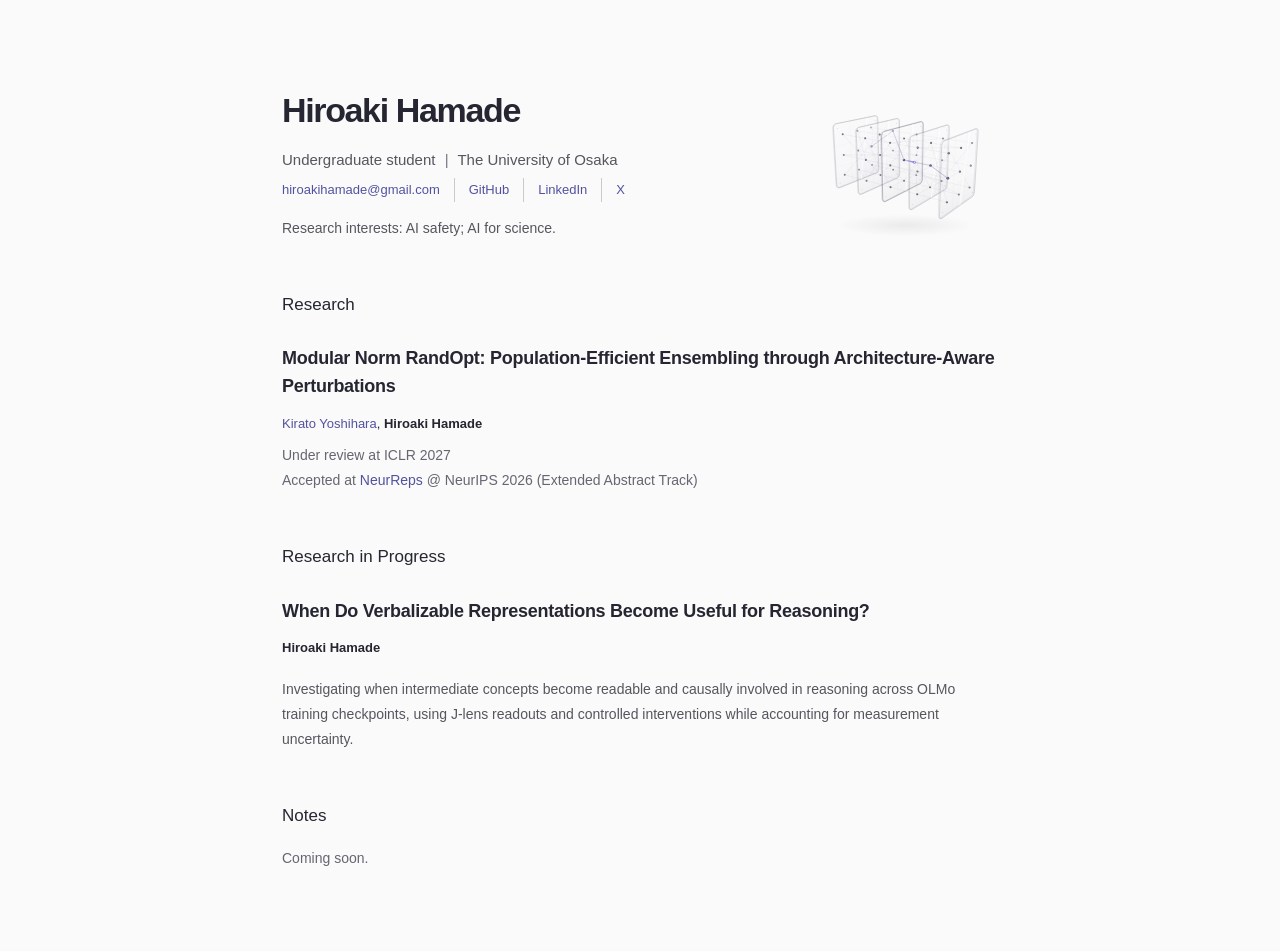
<file: index.html>
<!doctype html>
<html lang="en">
  <head>
    <meta charset="utf-8">
    <meta name="viewport" content="width=device-width, initial-scale=1">
    <meta name="theme-color" content="#fafafa">
    <title>Hiroaki Hamade</title>
    <meta name="description" content="Hiroaki Hamade — interested in AI safety and AI for science.">
    <link rel="canonical" href="https://hiroaki-hamade.github.io/">
    <meta property="og:type" content="website">
    <meta property="og:title" content="Hiroaki Hamade">
    <meta property="og:description" content="Interested in AI safety and AI for science.">
    <meta property="og:url" content="https://hiroaki-hamade.github.io/">
    <link rel="icon" href="data:,">
    <link rel="stylesheet" href="styles.css?v=12">
    <script type="module" src="assets/artwork.js?v=1"></script>
  </head>
  <body>
    <main>
      <header class="profile">
        <div class="profile-heading">
          <h1>Hiroaki Hamade</h1>
          <p class="affiliation">Undergraduate student <span class="separator" aria-hidden="true">|</span> The University of Osaka</p>
        </div>
        <div class="cosmic-art" data-time-artwork>
          <noscript>
            <img class="cosmic-poster" src="assets/black-hole-poster.png" width="400" height="356" alt="A black hole wrapped in a thin, luminous accretion disk.">
          </noscript>
          <template id="artwork-day">
            <img class="cosmic-poster" src="assets/neural-core-poster.png" width="400" height="356" alt="Five translucent layers of neurons, linked by fine connections and a violet signal path.">
            <button class="cosmic-window" type="button" aria-label="Explore a neural network" aria-describedby="neural-instructions" hidden>
              <canvas aria-hidden="true"></canvas>
            </button>
            <span class="sr-only" id="neural-instructions">Hover over a neuron to reveal its connections. Drag to turn the network. Click, tap, or press Space to send a signal through a new path. Arrow keys rotate the view. Escape resets it. This is an artistic illustration, not a diagram of a specific AI model.</span>
          </template>
          <template id="artwork-night">
            <img class="cosmic-poster" src="assets/black-hole-poster.png" width="400" height="356" alt="A black hole wrapped in a thin, luminous accretion disk.">
            <button class="cosmic-window" type="button" aria-label="Explore a black hole" aria-describedby="cosmic-instructions" hidden>
              <canvas class="cosmic-canvas" aria-hidden="true"></canvas>
              <canvas class="cosmic-trails" aria-hidden="true"></canvas>
            </button>
            <span class="sr-only" id="cosmic-instructions">Drag to change the viewing angle. Click or press Space to send a star into orbit. Arrow keys rotate the view. Escape resets it. This is an artistic illustration, not a scientific simulation.</span>
          </template>
        </div>
        <div class="profile-details">
          <ul class="profile-links" aria-label="Contact and links">
            <li><a href="mailto:hiroakihamade@gmail.com">hiroakihamade@gmail.com</a></li>
            <li><a href="https://github.com/hiroaki-hamade">GitHub</a></li>
            <li><a href="https://www.linkedin.com/in/hiroaki-hamade-239078340/">LinkedIn</a></li>
            <li><a href="https://x.com/hiroakihamade">X</a></li>
          </ul>
          <p class="interests">Research interests: AI safety; AI for science.</p>
        </div>
      </header>

      <section aria-labelledby="research-heading">
        <h2 id="research-heading">Research</h2>
        <article aria-labelledby="paper-title">
          <h3 id="paper-title"><a href="https://kiratoyoshihara.github.io/Modular-Norm-RandOpt-page/">Modular Norm RandOpt: Population-Efficient Ensembling through Architecture-Aware Perturbations</a></h3>
          <p class="authors"><a href="https://kiratoyoshihara.github.io/">Kirato Yoshihara</a>, <strong>Hiroaki Hamade</strong></p>
          <p class="venue">Under review at ICLR 2027</p>
          <p class="venue">Accepted at <a href="https://neurreps.org/">NeurReps</a> @ NeurIPS 2026 (Extended Abstract Track)</p>
        </article>
      </section>

      <section aria-labelledby="progress-heading">
        <h2 id="progress-heading">Research in Progress</h2>
        <article aria-labelledby="progress-title">
          <h3 id="progress-title">When Do Verbalizable Representations Become Useful for Reasoning?</h3>
          <p class="authors"><strong>Hiroaki Hamade</strong></p>
          <p class="summary">Investigating when intermediate concepts become readable and causally involved in reasoning across OLMo training checkpoints, using J-lens readouts and controlled interventions while accounting for measurement uncertainty.</p>
        </article>
      </section>

      <section class="notes" aria-labelledby="notes-heading">
        <h2 id="notes-heading">Notes</h2>
        <p>Coming soon.</p>
      </section>
    </main>
  </body>
</html>
</file>
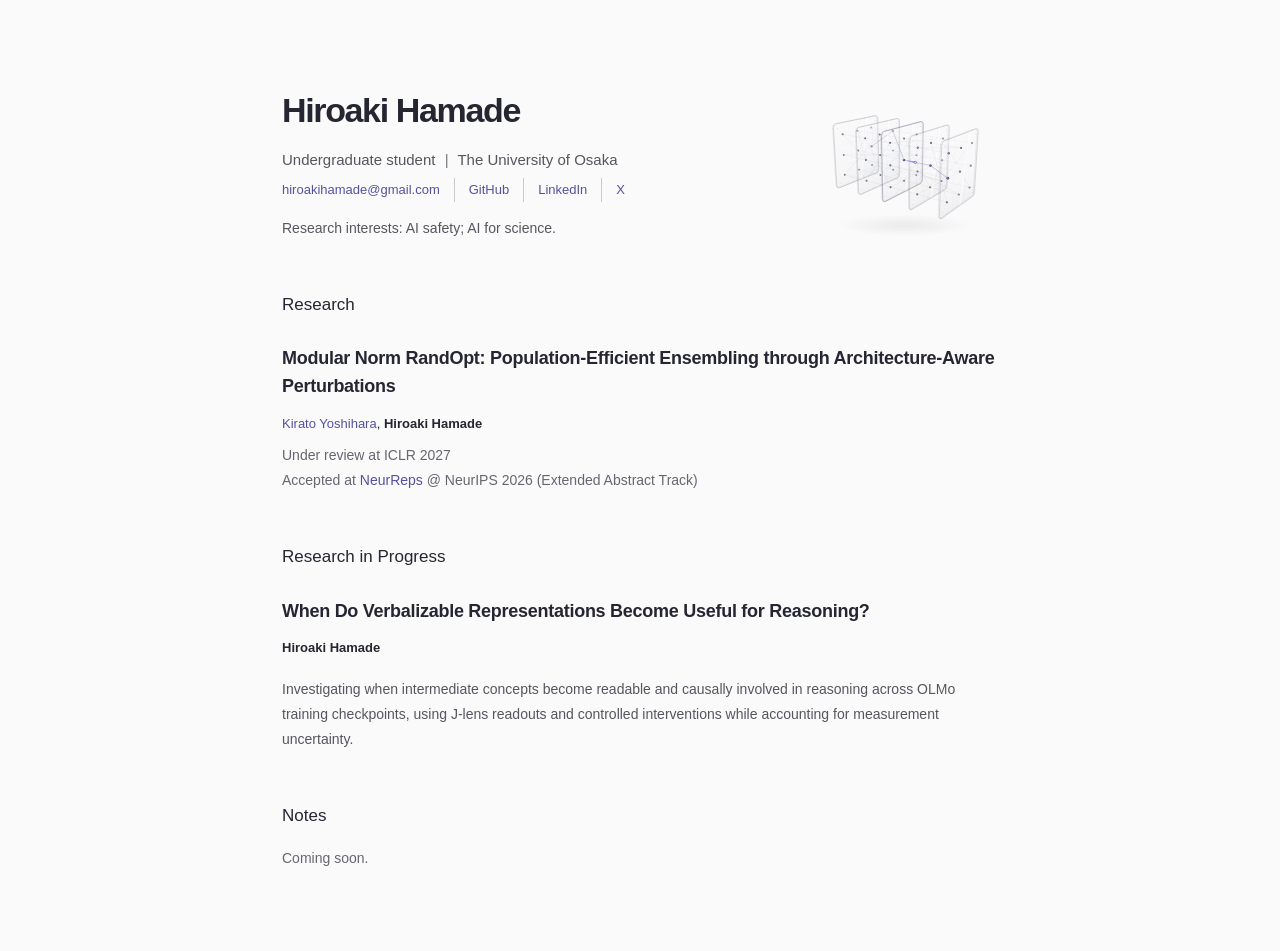
<file: model.html>
<!doctype html>
<html lang="en">
  <head>
    <meta charset="utf-8">
    <meta name="viewport" content="width=device-width, initial-scale=1">
    <meta name="theme-color" content="#fafafa">
    <meta name="robots" content="noindex, nofollow">
    <title>Hiroaki Hamade — model preview</title>
    <meta name="description" content="Local comparison of the neural-model illustration.">
    <link rel="icon" href="data:,">
    <link rel="stylesheet" href="styles.css?v=12">
    <script type="module" src="assets/neural-core.js?v=1"></script>
  </head>
  <body>
    <main>
      <header class="profile">
        <div class="profile-heading">
          <h1>Hiroaki Hamade</h1>
          <p class="affiliation">Undergraduate student <span class="separator" aria-hidden="true">|</span> The University of Osaka</p>
        </div>
        <div class="cosmic-art neural-art">
          <img class="cosmic-poster" src="assets/neural-core-poster.png" width="400" height="356" alt="Five translucent layers of neurons, linked by fine connections and a violet signal path.">
          <button class="cosmic-window" type="button" aria-label="Explore a neural network" aria-describedby="neural-instructions" hidden>
            <canvas aria-hidden="true"></canvas>
          </button>
          <span class="sr-only" id="neural-instructions">Hover over a neuron to reveal its connections. Drag to turn the network. Click, tap, or press Space to send a signal through a new path. Arrow keys rotate the view. Escape resets it. This is an artistic illustration, not a diagram of a specific AI model.</span>
        </div>
        <div class="profile-details">
          <ul class="profile-links" aria-label="Contact and links">
            <li><a href="mailto:hiroakihamade@gmail.com">hiroakihamade@gmail.com</a></li>
            <li><a href="https://github.com/hiroaki-hamade">GitHub</a></li>
            <li><a href="https://www.linkedin.com/in/hiroaki-hamade-239078340/">LinkedIn</a></li>
            <li><a href="https://x.com/hiroakihamade">X</a></li>
          </ul>
          <p class="interests">Research interests: AI safety; AI for science.</p>
        </div>
      </header>

      <section aria-labelledby="research-heading">
        <h2 id="research-heading">Research</h2>
        <article aria-labelledby="paper-title">
          <h3 id="paper-title"><a href="https://kiratoyoshihara.github.io/Modular-Norm-RandOpt-page/">Modular Norm RandOpt: Population-Efficient Ensembling through Architecture-Aware Perturbations</a></h3>
          <p class="authors"><a href="https://kiratoyoshihara.github.io/">Kirato Yoshihara</a>, <strong>Hiroaki Hamade</strong></p>
          <p class="venue">Under review at ICLR 2027</p>
          <p class="venue">Accepted at <a href="https://neurreps.org/">NeurReps</a> @ NeurIPS 2026 (Extended Abstract Track)</p>
        </article>
      </section>

      <section aria-labelledby="progress-heading">
        <h2 id="progress-heading">Research in Progress</h2>
        <article aria-labelledby="progress-title">
          <h3 id="progress-title">When Do Verbalizable Representations Become Useful for Reasoning?</h3>
          <p class="authors"><strong>Hiroaki Hamade</strong></p>
          <p class="summary">Investigating when intermediate concepts become readable and causally involved in reasoning across OLMo training checkpoints, using J-lens readouts and controlled interventions while accounting for measurement uncertainty.</p>
        </article>
      </section>

      <section class="notes" aria-labelledby="notes-heading">
        <h2 id="notes-heading">Notes</h2>
        <p>Coming soon.</p>
      </section>
    </main>
  </body>
</html>
</file>
<file: styles.css>
:root {
  color-scheme: light;
  font-family: "Helvetica Neue", Helvetica, Arial, sans-serif;
  color: #252631;
  background: #fafafa;
  -webkit-font-smoothing: antialiased;
}
* { box-sizing: border-box; }
body { margin: 0; font-size: 15px; line-height: 1.8; }
main { max-width: 788px; margin: 0 auto; padding: 88px 36px 80px; }
.profile { display: grid; grid-template-columns: minmax(0, 1fr) 188px; column-gap: 26px; align-items: start; }
.profile-heading { grid-column: 1; grid-row: 1; }
.profile-details { grid-column: 1; grid-row: 2; }
h1 { margin: 0; font-size: 34px; line-height: 1.3; font-weight: 600; letter-spacing: -.04em; }
a { color: #5352a0; text-decoration: none; }
a:hover { text-decoration: underline; text-underline-offset: 3px; }
a:focus-visible, button:focus-visible { outline: 2px solid #77717e; outline-offset: 4px; }
.affiliation { margin: 14px 0 5px; color: #55565e; }
.separator { padding: 0 5px; color: #777781; }
.profile-links { display: flex; flex-wrap: wrap; gap: 4px 14px; margin: 0; padding: 0; list-style: none; font-size: 13px; }
.profile-links a { overflow-wrap: anywhere; }
.profile-links li + li { border-left: 1px solid #c9c9d0; padding-left: 14px; }
.interests { margin: 14px 0 0; color: #55565e; font-size: 14px; }
.cosmic-art { grid-column: 2; grid-row: 1 / 3; position: relative; width: 188px; aspect-ratio: 400 / 356; margin: -10px -5px -12px 0; align-self: center; isolation: isolate; }
.cosmic-poster, .cosmic-window, .cosmic-window canvas { display: block; position: absolute; inset: 0; width: 100%; height: 100%; }
.cosmic-poster { object-fit: contain; }
.cosmic-window { appearance: none; border: 0; border-radius: 50%; margin: 0; padding: 0; background: transparent; cursor: grab; touch-action: none; -webkit-tap-highlight-color: transparent; user-select: none; }
.cosmic-window[hidden] { display: none; }
.cosmic-art[data-ready="true"] .cosmic-poster { visibility: hidden; }
.cosmic-art[data-dragging="true"] .cosmic-window { cursor: grabbing; }
.cosmic-window:focus-visible { outline: 1px solid #9f9182; outline-offset: 3px; }
.cosmic-trails { pointer-events: none; }
.sr-only { position: absolute; width: 1px; height: 1px; overflow: hidden; clip-path: inset(50%); white-space: nowrap; }
section { margin-top: 49px; }
h2 { margin: 0 0 25px; font-size: 17px; font-weight: 500; }
h3 { margin: 0 0 11px; font-size: 18px; line-height: 1.55; font-weight: 600; letter-spacing: -.015em; }
h3 a { color: #252631; }
h3 a:hover, h3 a:focus-visible { color: #5352a0; text-decoration: underline; text-underline-offset: 3px; }
.authors { margin: 0 0 7px; font-size: 13px; }
.authors strong { font-weight: 600; }
.venue { margin: 0; color: #666672; font-size: 14px; }
.summary { margin: 17px 0 0; font-size: 14px; color: #55565e; }
.notes h2 { margin-bottom: 14px; }
.notes p { margin: 0; color: #666672; font-size: 14px; }
::selection { background: #e5e2f4; }
@media (max-width: 680px) {
  .profile { grid-template-columns: minmax(0, 1fr) 144px; column-gap: 20px; }
  .cosmic-art { width: 144px; margin-right: 0; }
  h1 { font-size: 30px; }
}
@media (max-width: 520px) {
  main { padding: 48px 24px 60px; }
  .profile { grid-template-columns: minmax(0, 1fr) 92px; column-gap: 10px; }
  .profile-heading { display: contents; }
  h1 { grid-column: 1; grid-row: 1; align-self: center; font-size: 28px; }
  .cosmic-art { grid-column: 2; grid-row: 1; width: 92px; margin: -12px -3px -9px 0; }
  .affiliation { grid-column: 1 / -1; grid-row: 2; margin-top: 14px; }
  .profile-details { grid-column: 1 / -1; grid-row: 3; }
  .profile-links { flex-direction: column; gap: 4px; }
  .profile-links li + li { border-left: 0; padding-left: 0; }
  section { margin-top: 38px; }
}
@media (max-width: 360px) {
  .profile { grid-template-columns: minmax(0, 1fr) 76px; }
  .cosmic-art { width: 76px; }
  h1 { font-size: 27px; }
}
@media (forced-colors: active) {
  .cosmic-window:focus-visible { outline: 2px solid ButtonText; }
}
</file>
